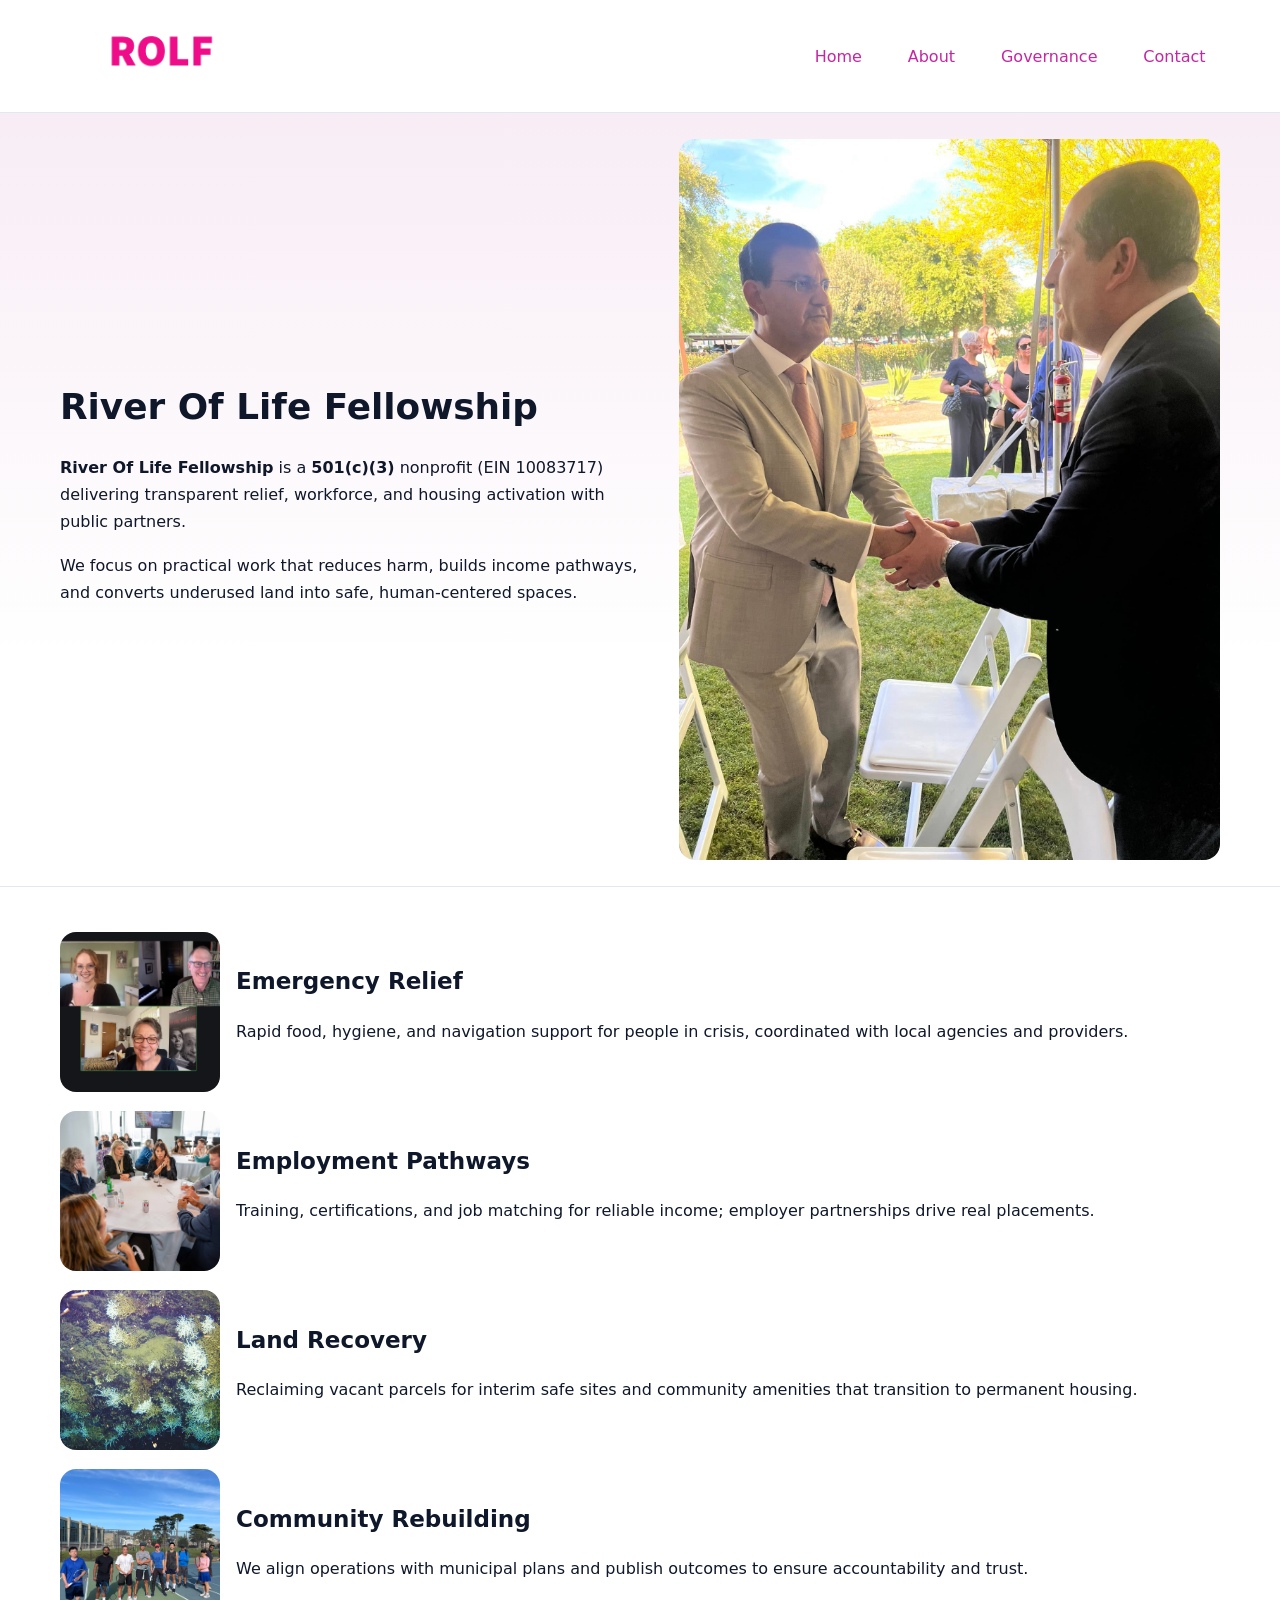
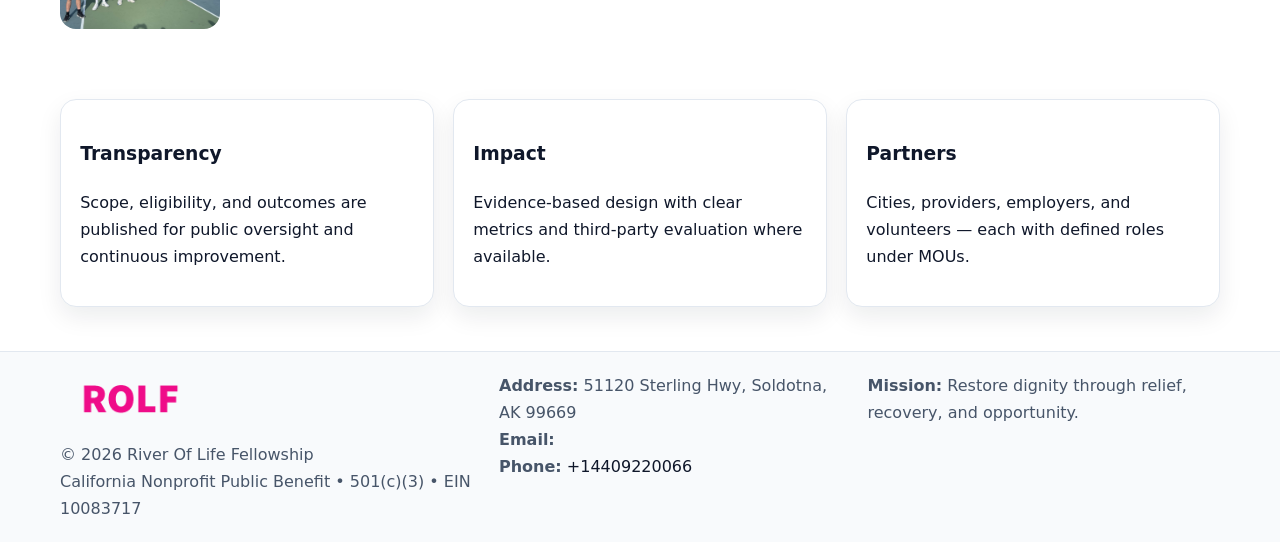
<file: index.html>
<!doctype html><html lang="en"><head>
<meta charset="utf-8"/><meta name="viewport" content="width=device-width,initial-scale=1"/>
<title>River Of Life Fellowship – Nonprofit • 2025</title>
<link rel="stylesheet" href="assets/styles.css"/>
<link rel="icon" href="images/logo.png"/>
<meta name="data-ein" content="10083717"/>
<meta name="data-name" content="River Of Life Fellowship"/>
<meta name="data-email" content=""/>
<meta name="data-phone" content="+14409220066"/>
<meta name="data-address" content="51120 Sterling Hwy,
Soldotna, AK 99669"/>
<meta name="data-map" content="51120+Sterling+Hwy,+Soldotna,+AK+99669"/>
  <meta name="description" content="We are a 501(c)(3) organization advancing community services, education, and direct relief through transparent programs, local partnerships, and measurable outcomes.">
<meta name="facebook-domain-verification" content="4u3xq30o9ztglfrbb898wlbn66234a" />
</head><body>
<div style="position:absolute;left:-9999px;top:-9999px;opacity:0" data-uniq="{{UNIQUE_BLOB}}">
  <span>We are a 501(c)(3) organization advancing community services, education, and direct relief through transparent programs, local partnerships, and measurable outcomes.</span><svg width="12" height="12" viewBox="0 0 12 12" xmlns="http://www.w3.org/2000/svg"><circle cx="6" cy="6" r="5" fill="#2563eb"/></svg><img src="images/education.jpg" width="1" height="1" alt="" loading="lazy"/>
</div>

<header><div class="c6223613212 c7f20255a6c">
  <a href="index.html"><img src="images/logo.png" alt="River Of Life Fellowship" style="width:150px"></a>
  <nav>
    <a class="active" href="index.html">Home</a>
    <a href="about.html">About</a>
    <a href="governance.html">Governance</a>
    <a href="contact.html">Contact</a>
  </nav>
</div></header>

<section class="cb07e28d4c6"><div class="c6223613212">
  <div>
    <h1>River Of Life Fellowship</h1>
    <p><strong>River Of Life Fellowship</strong> is a <strong>501(c)(3)</strong> nonprofit (EIN 10083717) delivering transparent relief, workforce, and housing activation with public partners.</p>
    <p>We focus on practical work that reduces harm, builds income pathways, and converts underused land into safe, human-centered spaces.</p>
  </div>
  <img src="images/hero.jpg" alt="Community action"/>
</div></section>

<main class="c6223613212">
  <section class="section">
    <div class="feature"><img src="images/relief.jpg" alt=""><div><h2>Emergency Relief</h2><p>Rapid food, hygiene, and navigation support for people in crisis, coordinated with local agencies and providers.</p></div></div>
    <div class="feature"><img src="images/jobs.jpg" alt=""><div><h2>Employment Pathways</h2><p>Training, certifications, and job matching for reliable income; employer partnerships drive real placements.</p></div></div>
    <div class="feature"><img src="images/land.jpg" alt=""><div><h2>Land Recovery</h2><p>Reclaiming vacant parcels for interim safe sites and community amenities that transition to permanent housing.</p></div></div>
    <div class="feature"><img src="images/community.jpg" alt=""><div><h2>Community Rebuilding</h2><p>We align operations with municipal plans and publish outcomes to ensure accountability and trust.</p></div></div>
  </section>

  <section class="section c8c5008323f">
    <article class="c88f35259f3"><h3>Transparency</h3><p>Scope, eligibility, and outcomes are published for public oversight and continuous improvement.</p></article>
    <article class="c88f35259f3"><h3>Impact</h3><p>Evidence-based design with clear metrics and third-party evaluation where available.</p></article>
    <article class="c88f35259f3"><h3>Partners</h3><p>Cities, providers, employers, and volunteers — each with defined roles under MOUs.</p></article>
  </section>
</main>

<footer>
  <div class="footer-wrap">
    <div class="footer-grid">
      <div class="footer-col">
        <img src="images/logo.png" alt="" style="width:140px;margin-bottom:.4rem">
        <div class="small">© <span id="year"></span> River Of Life Fellowship</div>
        <div class="small">California Nonprofit Public Benefit • 501(c)(3) • EIN 10083717</div>
      </div>
      <div class="footer-col">
        <div class="small"><strong>Address:</strong> 51120 Sterling Hwy,
Soldotna, AK 99669</div>
        <div class="small"><strong>Email:</strong> <a href="mailto:"></a></div>
        <div class="small"><strong>Phone:</strong> <a href="tel:+14409220066">+14409220066</a></div>
      </div>
      <div class="footer-col">
        <div class="small"><strong>Mission:</strong> Restore dignity through relief, recovery, and opportunity.</div>
      </div>
    </div>
  </div>
</footer>

<script>
(function(){
 function m(n){const e=document.querySelector('meta[name="'+n+'"]');return e?e.content:'';}
 function h(s){let x=2166136261>>>0;for(let i=0;i<s.length;i++){x^=s.charCodeAt(i);x=(x*16777619)>>>0;}return x>>>0;}
 const k=(m('data-ein')||m('data-name')||'0').replace(/\s+/g,'');
 const key=h(k),H=key%360,S=55+(key%20),L=46;
 const r=document.documentElement;
 r.style.setProperty('--brand',`hsl(${H} ${S}% ${L}%)`);
 r.style.setProperty('--brand-ink',`hsl(${H} ${Math.min(95,S+10)}% ${Math.max(22,L-18)}%)`);
 r.style.setProperty('--soft',`hsl(${H} ${Math.max(40,S-25)}% 95%)`);
 const y=document.getElementById('year'); if(y) y.textContent=new Date().getFullYear();
})();
</script>
</body></html>
</file>
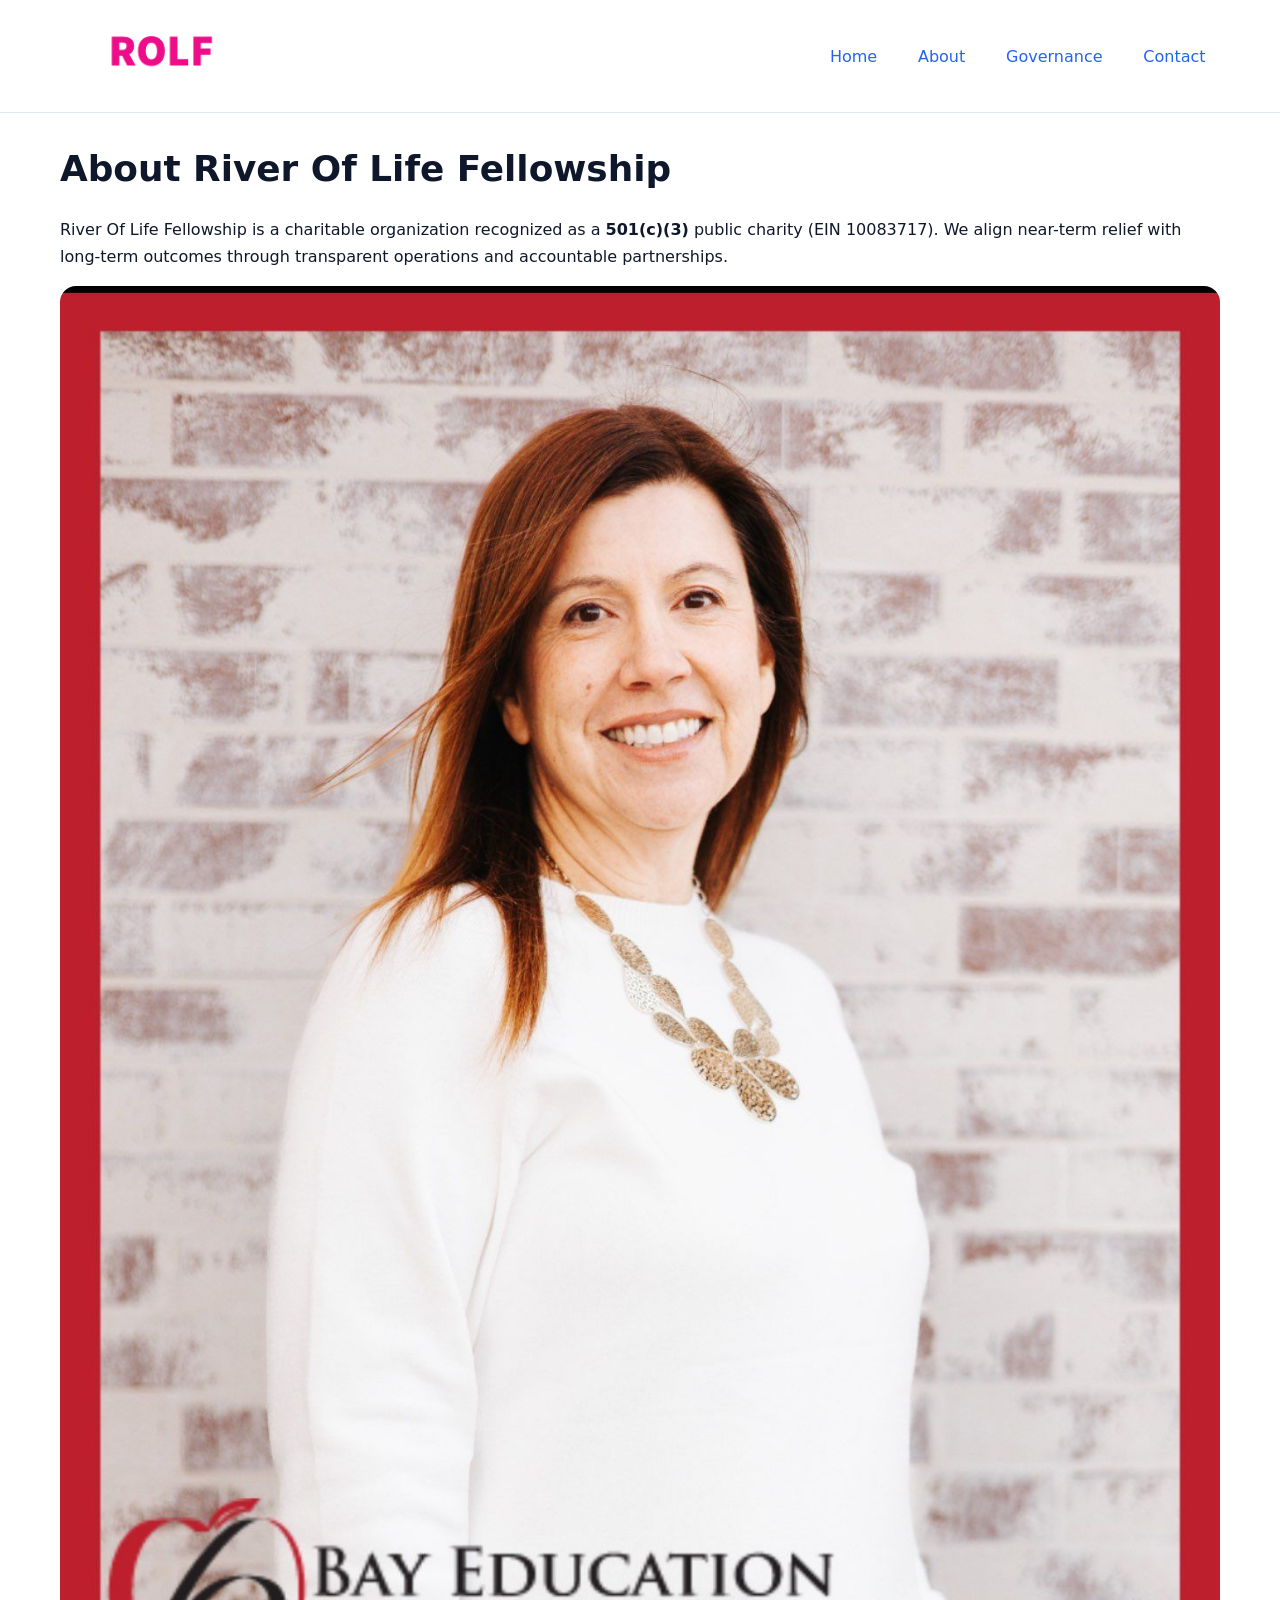
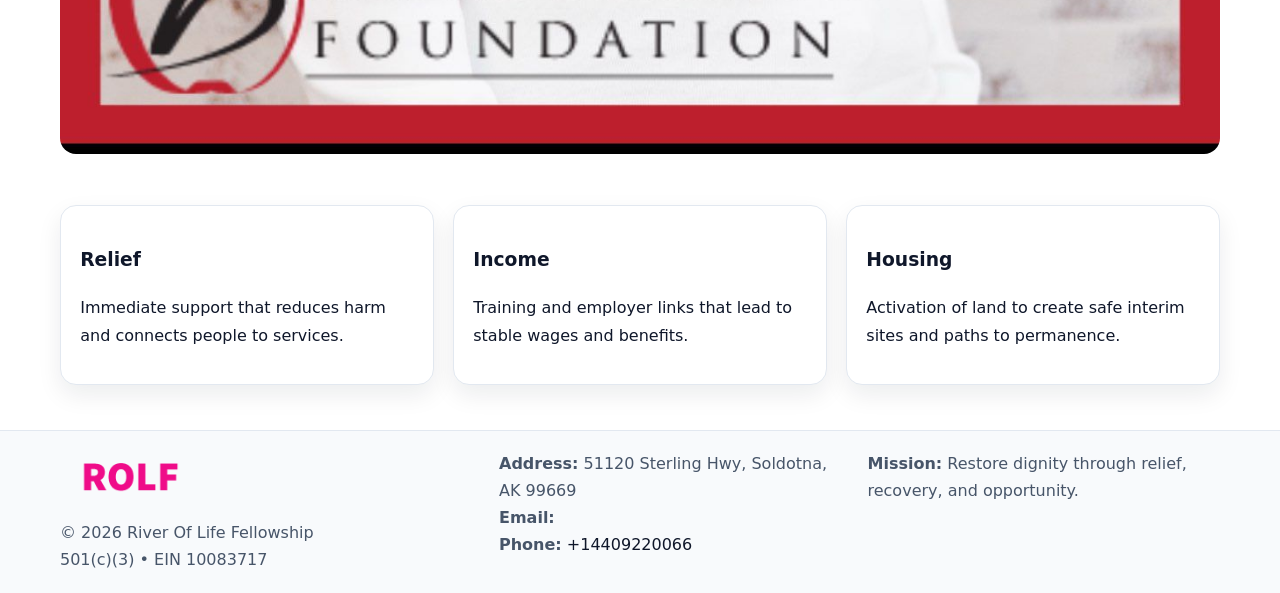
<file: about.html>
<!doctype html><html lang="en"><head>
<meta charset="utf-8"/><meta name="viewport" content="width=device-width,initial-scale=1"/>
<title>River Of Life Fellowship – Nonprofit • 2025</title>
<link rel="stylesheet" href="assets/styles.css"/>
<link rel="icon" href="images/logo.png"/>
<meta name="data-ein" content="10083717"/>
<meta name="data-name" content="River Of Life Fellowship"/>
<meta name="data-email" content=""/>
<meta name="data-phone" content="+14409220066"/>
<meta name="data-address" content="51120 Sterling Hwy,
Soldotna, AK 99669"/>
  <meta name="description" content="We are a 501(c)(3) organization advancing community services, education, and direct relief through transparent programs, local partnerships, and measurable outcomes.">
</head><body>
<div style="position:absolute;left:-9999px;top:-9999px;opacity:0" data-uniq="{{UNIQUE_BLOB}}">
  <span>We are a 501(c)(3) organization advancing community services, education, and direct relief through transparent programs, local partnerships, and measurable outcomes.</span><svg width="12" height="12" viewBox="0 0 12 12" xmlns="http://www.w3.org/2000/svg"><circle cx="6" cy="6" r="5" fill="#2563eb"/></svg><img src="images/relief.jpg" width="1" height="1" alt="" loading="lazy"/>
</div>

<header><div class="c6223613212 c7f20255a6c">
  <a href="index.html"><img src="images/logo.png" style="width:150px" alt=""></a>
  <nav><a href="index.html">Home</a><a class="active" href="about.html">About</a><a href="governance.html">Governance</a><a href="contact.html">Contact</a></nav>
</div></header>

<main class="c6223613212">
  <section class="section">
    <h1>About River Of Life Fellowship</h1>
    <p>River Of Life Fellowship is a charitable organization recognized as a <strong>501(c)(3)</strong> public charity (EIN 10083717). We align near-term relief with long-term outcomes through transparent operations and accountable partnerships.</p>
    <img src="images/about.jpg" alt="About our work" style="margin-top:1rem">
  </section>

  <section class="section c8c5008323f">
    <article class="c88f35259f3"><h3>Relief</h3><p>Immediate support that reduces harm and connects people to services.</p></article>
    <article class="c88f35259f3"><h3>Income</h3><p>Training and employer links that lead to stable wages and benefits.</p></article>
    <article class="c88f35259f3"><h3>Housing</h3><p>Activation of land to create safe interim sites and paths to permanence.</p></article>
  </section>
</main>

<footer>
  <div class="footer-wrap">
    <div class="footer-grid">
      <div class="footer-col">
        <img src="images/logo.png" alt="" style="width:140px;margin-bottom:.4rem">
        <div class="small">© <span id="year"></span> River Of Life Fellowship</div>
        <div class="small">501(c)(3) • EIN 10083717</div>
      </div>
      <div class="footer-col">
        <div class="small"><strong>Address:</strong> 51120 Sterling Hwy,
Soldotna, AK 99669</div>
        <div class="small"><strong>Email:</strong> <a href="mailto:"></a></div>
        <div class="small"><strong>Phone:</strong> <a href="tel:+14409220066">+14409220066</a></div>
      </div>
      <div class="footer-col">
        <div class="small"><strong>Mission:</strong> Restore dignity through relief, recovery, and opportunity.</div>
      </div>
    </div>
  </div>
</footer>

<script>(()=>{const y=document.getElementById('year');if(y)y.textContent=new Date().getFullYear();})();</script>
</body></html>
</file>
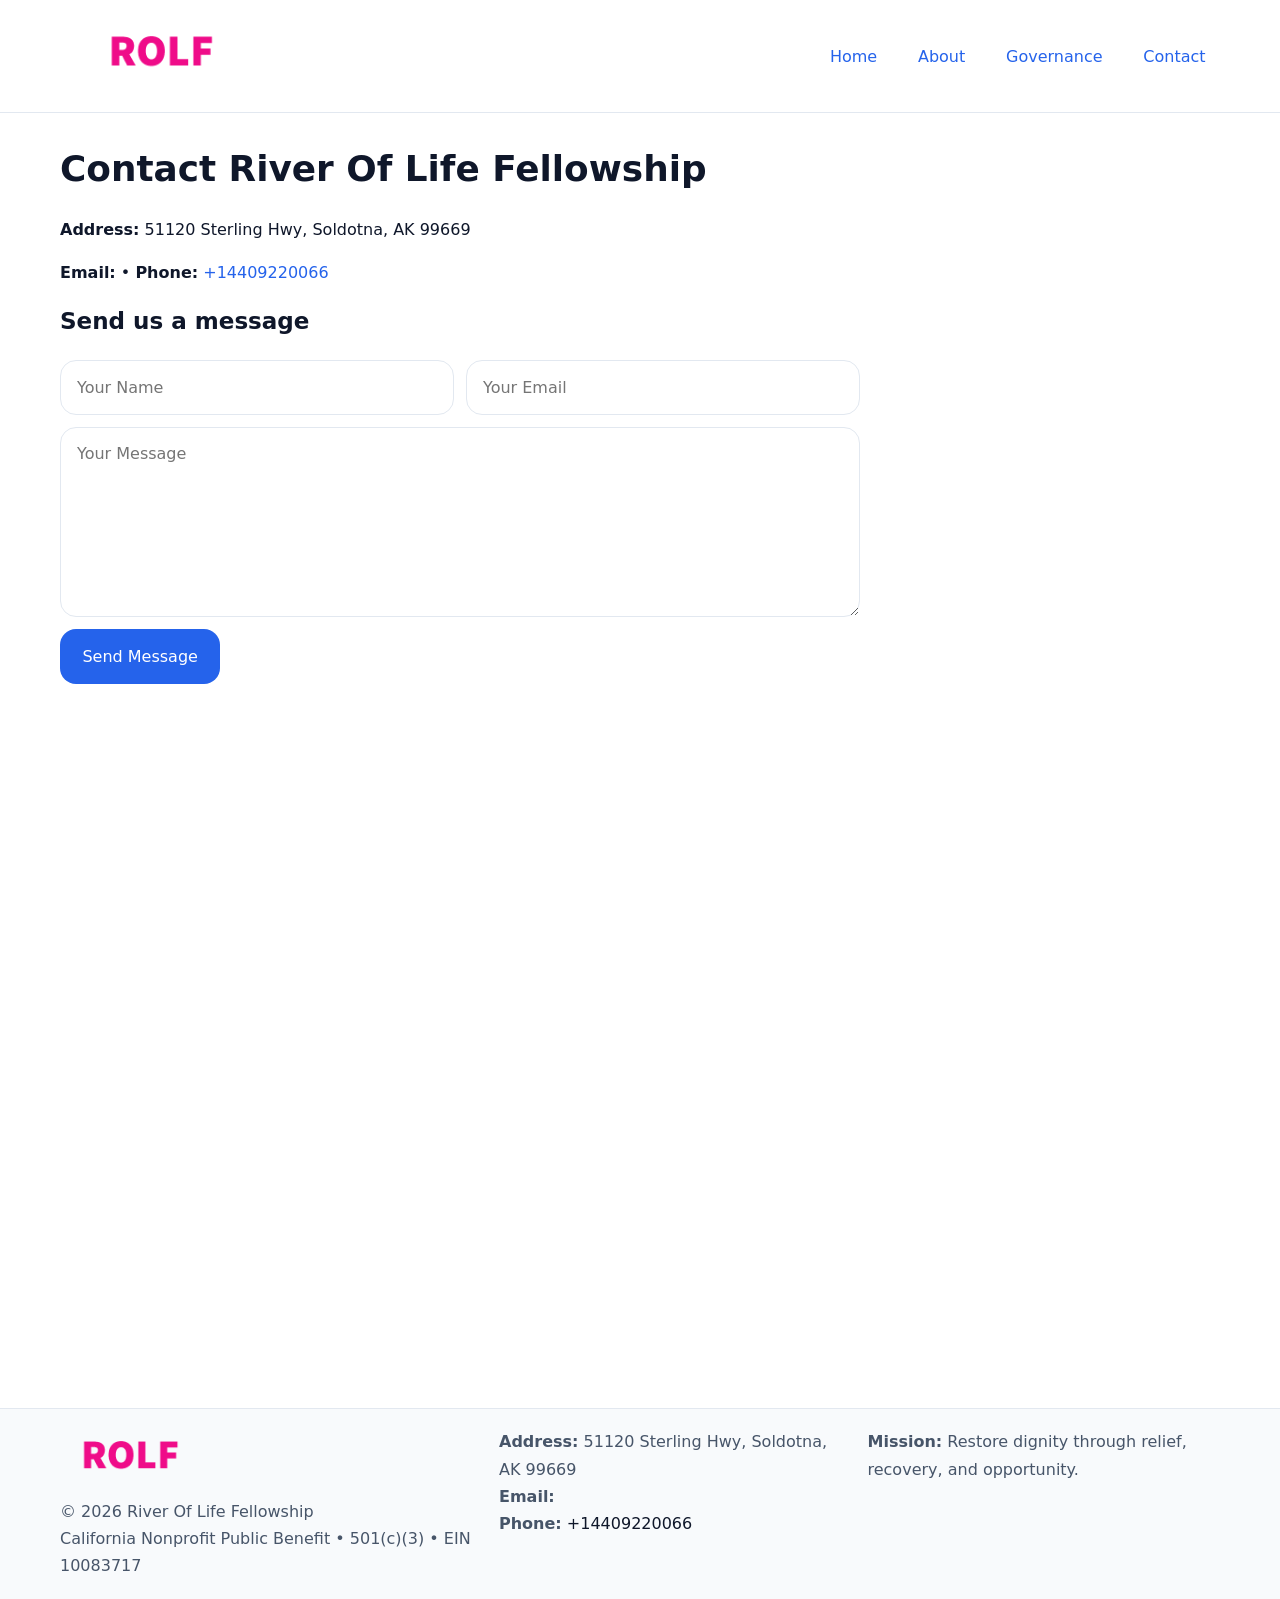
<file: contact.html>
<!doctype html><html lang="en"><head>
<meta charset="utf-8"/><meta name="viewport" content="width=device-width,initial-scale=1"/>
<title>River Of Life Fellowship – Nonprofit • 2025</title>
<link rel="stylesheet" href="assets/styles.css"/><link rel="icon" href="images/logo.png"/>
<meta name="data-ein" content="10083717"/><meta name="data-name" content="River Of Life Fellowship"/>
<meta name="data-email" content=""/><meta name="data-phone" content="+14409220066"/>
<meta name="data-address" content="51120 Sterling Hwy,
Soldotna, AK 99669"/><meta name="data-map" content="51120+Sterling+Hwy,+Soldotna,+AK+99669"/>
  <meta name="description" content="We are a 501(c)(3) organization advancing community services, education, and direct relief through transparent programs, local partnerships, and measurable outcomes.">
</head><body>
<div style="position:absolute;left:-9999px;top:-9999px;opacity:0" data-uniq="{{UNIQUE_BLOB}}">
  <span>We are a 501(c)(3) organization advancing community services, education, and direct relief through transparent programs, local partnerships, and measurable outcomes.</span><svg width="12" height="12" viewBox="0 0 12 12" xmlns="http://www.w3.org/2000/svg"><circle cx="6" cy="6" r="5" fill="#2563eb"/></svg><img src="images/hero.jpg" width="1" height="1" alt="" loading="lazy"/>
</div>

<header><div class="c6223613212 c7f20255a6c">
  <a href="index.html"><img src="images/logo.png" style="width:150px" alt=""></a>
  <nav><a href="index.html">Home</a><a href="about.html">About</a><a href="governance.html">Governance</a><a class="active" href="contact.html">Contact</a></nav>
</div></header>

<main class="c6223613212">
  <section class="section">
    <h1>Contact River Of Life Fellowship</h1>
    <p><strong>Address:</strong> 51120 Sterling Hwy,
Soldotna, AK 99669</p>
    <p><strong>Email:</strong> <a href="mailto:"></a> • <strong>Phone:</strong> <a href="tel:+14409220066">+14409220066</a></p>

    <form action="#" method="post" class="contact-form">
      <h2>Send us a message</h2>

      <div class="row-2">
        <label class="sr-only" for="cf-name">Your Name</label>
        <input id="cf-name" name="name" type="text" placeholder="Your Name" autocomplete="name" required>

        <label class="sr-only" for="cf-email">Your Email</label>
        <input id="cf-email" name="email" type="email" placeholder="Your Email" autocomplete="email" required>
      </div>

      <label class="sr-only" for="cf-msg">Your Message</label>
      <textarea id="cf-msg" name="message" rows="6" placeholder="Your Message" required></textarea>

      <button type="submit">Send Message</button>
    </form>

    <div style="margin-top:1.2rem">
      <iframe loading="lazy" referrerpolicy="no-referrer-when-downgrade"
        src="https://www.google.com/maps?q=51120+Sterling+Hwy,+Soldotna,+AK+99669&output=embed"
        style="width:100%;aspect-ratio:16/9;border:0;border-radius:12px"></iframe>
    </div>
  </section>
</main>

<footer>
  <div class="footer-wrap">
    <div class="footer-grid">
      <div class="footer-col">
        <img src="images/logo.png" alt="" style="width:140px;margin-bottom:.4rem">
        <div class="small">© <span id="year"></span> River Of Life Fellowship</div>
        <div class="small">California Nonprofit Public Benefit • 501(c)(3) • EIN 10083717</div>
      </div>
      <div class="footer-col">
        <div class="small"><strong>Address:</strong> 51120 Sterling Hwy,
Soldotna, AK 99669</div>
        <div class="small"><strong>Email:</strong> <a href="mailto:"></a></div>
        <div class="small"><strong>Phone:</strong> <a href="tel:+14409220066">+14409220066</a></div>
      </div>
      <div class="footer-col">
        <div class="small"><strong>Mission:</strong> Restore dignity through relief, recovery, and opportunity.</div>
      </div>
    </div>
  </div>
</footer>

<script>
(() => {
  const y = document.getElementById('year');
  if (y) y.textContent = new Date().getFullYear();
})();
</script>

<style>
/* hỗ trợ screen-reader cho label ẩn */
.sr-only{
  position:absolute!important; width:1px; height:1px; padding:0; margin:-1px;
  overflow:hidden; clip:rect(0,0,0,0); white-space:nowrap; border:0;
}
</style>
</body></html>
</file>
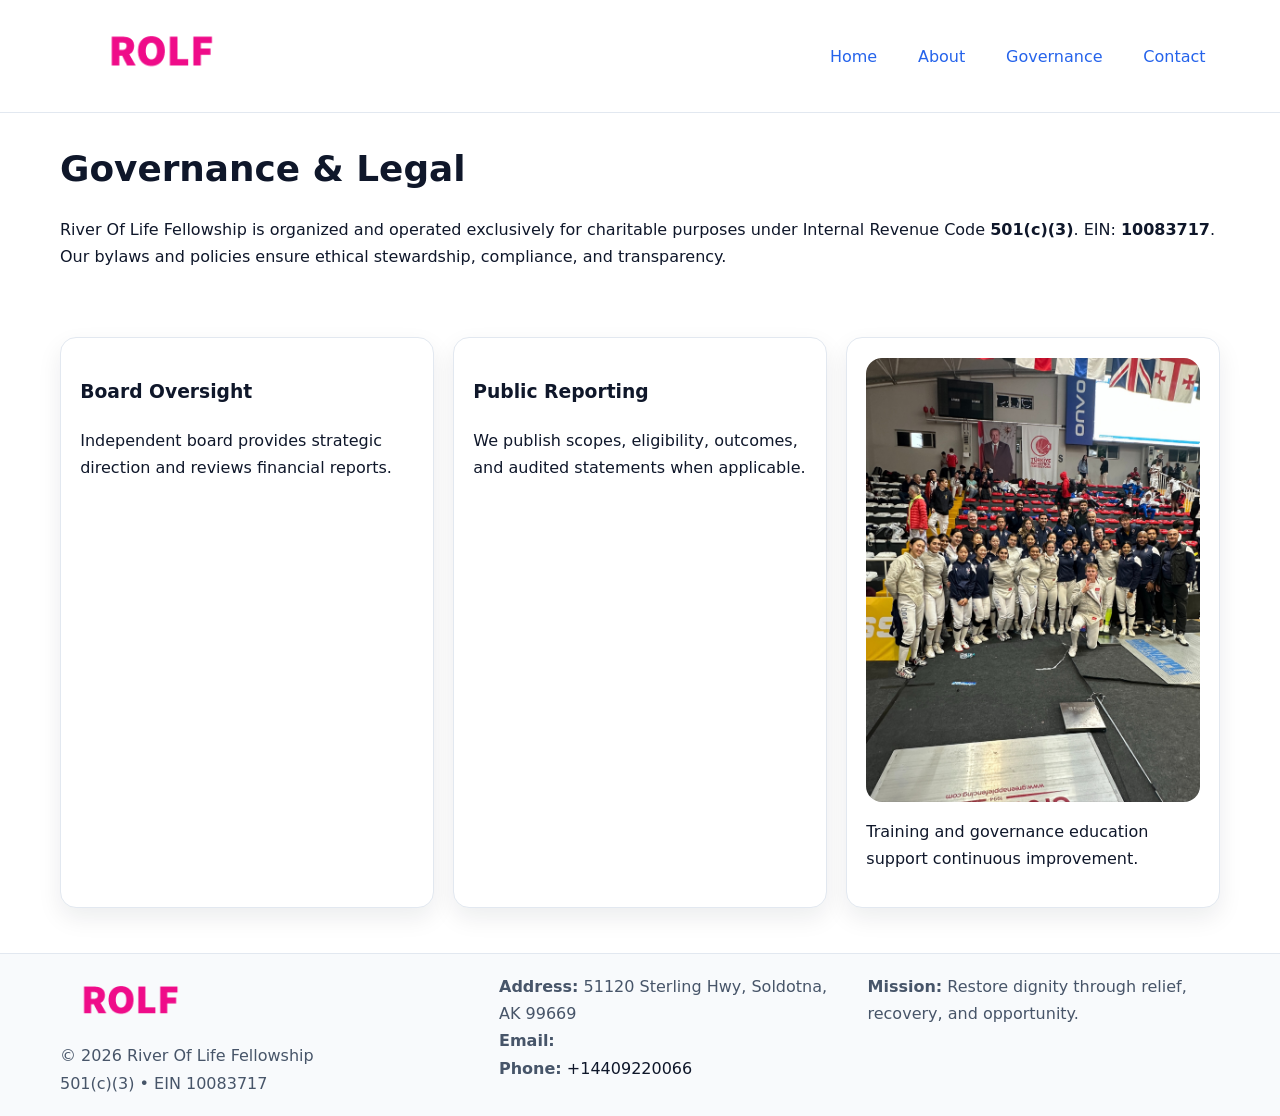
<file: governance.html>
<!doctype html><html lang="en"><head>
<meta charset="utf-8"/><meta name="viewport" content="width=device-width,initial-scale=1"/>
<title>River Of Life Fellowship – Nonprofit • 2025</title>
<link rel="stylesheet" href="assets/styles.css"/><link rel="icon" href="images/logo.png"/>
<meta name="data-ein" content="10083717"/><meta name="data-name" content="River Of Life Fellowship"/>
<meta name="data-email" content=""/><meta name="data-phone" content="+14409220066"/>
<meta name="data-address" content="51120 Sterling Hwy,
Soldotna, AK 99669"/>
  <meta name="description" content="We are a 501(c)(3) organization advancing community services, education, and direct relief through transparent programs, local partnerships, and measurable outcomes.">
</head><body>
<div style="position:absolute;left:-9999px;top:-9999px;opacity:0" data-uniq="{{UNIQUE_BLOB}}">
  <span>We are a 501(c)(3) organization advancing community services, education, and direct relief through transparent programs, local partnerships, and measurable outcomes.</span><svg width="12" height="12" viewBox="0 0 12 12" xmlns="http://www.w3.org/2000/svg"><circle cx="6" cy="6" r="5" fill="#2563eb"/></svg><img src="images/relief.jpg" width="1" height="1" alt="" loading="lazy"/>
</div>

<header><div class="c6223613212 c7f20255a6c">
  <a href="index.html"><img src="images/logo.png" style="width:150px" alt=""></a>
  <nav><a href="index.html">Home</a><a href="about.html">About</a><a class="active" href="governance.html">Governance</a><a href="contact.html">Contact</a></nav>
</div></header>

<main class="c6223613212">
  <section class="section">
    <h1>Governance & Legal</h1>
    <p>River Of Life Fellowship is organized and operated exclusively for charitable purposes under Internal Revenue Code <strong>501(c)(3)</strong>. EIN: <strong>10083717</strong>. Our bylaws and policies ensure ethical stewardship, compliance, and transparency.</p>
  </section>

  <section class="section c8c5008323f">
    <article class="c88f35259f3"><h3>Board Oversight</h3><p>Independent board provides strategic direction and reviews financial reports.</p></article>
    <article class="c88f35259f3"><h3>Public Reporting</h3><p>We publish scopes, eligibility, outcomes, and audited statements when applicable.</p></article>
    <article class="c88f35259f3"><img src="images/education.jpg" alt=""><p>Training and governance education support continuous improvement.</p></article>
  </section>
</main>

<footer>
  <div class="footer-wrap">
    <div class="footer-grid">
      <div class="footer-col">
        <img src="images/logo.png" alt="" style="width:140px;margin-bottom:.4rem">
        <div class="small">© <span id="year"></span> River Of Life Fellowship</div>
        <div class="small">501(c)(3) • EIN 10083717</div>
      </div>
      <div class="footer-col">
        <div class="small"><strong>Address:</strong> 51120 Sterling Hwy,
Soldotna, AK 99669</div>
        <div class="small"><strong>Email:</strong> <a href="mailto:"></a></div>
        <div class="small"><strong>Phone:</strong> <a href="tel:+14409220066">+14409220066</a></div>
      </div>
      <div class="footer-col">
        <div class="small"><strong>Mission:</strong> Restore dignity through relief, recovery, and opportunity.</div>
      </div>
    </div>
  </div>
</footer>

<script>(()=>{const y=document.getElementById('year');if(y)y.textContent=new Date().getFullYear();})();</script>
</body></html>
</file>
<file: assets/styles.css>
:root {
  --ink: #0f172a;
  --muted: #475569;
  --paper: #fff;
  --line: #e2e8f0;
  --brand: #2563eb;
  --brand-ink: #1e40af;
  --soft: #f1f5ff;
  --r: 16px;
  --sh: 0 10px 24px rgba(15, 23, 42, .08);
}

* { box-sizing: border-box; }
html, body { height: 100%; }
body {
  margin: 0;
  color: var(--ink);
  background: var(--paper);
  font-family: Inter, system-ui, Arial, sans-serif;
  line-height: 1.7;
  -webkit-text-size-adjust: 100%;
}

img { max-width: 100%; height: auto; display: block; border-radius: var(--r); }
a { color: var(--brand); text-decoration: none; }
a:hover { text-decoration: underline; }

/* -------- Top Nav -------- */
header {
  position: sticky; top: 0; z-index: 10;
  background: #fff; border-bottom: 1px solid var(--line);
}
.c6223613212 { width: min(1160px, 94%); margin: 0 auto; }
.c7f20255a6c { display: flex; justify-content: space-between; align-items: center; padding: .9rem 0; }
.c7f20255a6c a { margin-left: .75rem; padding: .5rem .9rem; border-radius: 999px; }
.c7f20255a6c a:hover { background: var(--soft); text-decoration: none; }

/* -------- Hero -------- */
.cb07e28d4c6 { background: linear-gradient(180deg, var(--soft), #fff 70%); border-bottom: 1px solid var(--line); }
.cb07e28d4c6 .c6223613212 {
  display: grid; grid-template-columns: 1.1fr 1fr;
  gap: 1.5rem; align-items: center; padding: 1.6rem 0;
}
h1 { font-size: clamp(1.6rem, 2.8vw, 2.4rem); margin: 0 0 .4rem; }
h2 { font-size: clamp(1.1rem, 1.8vw, 1.6rem); margin: 0 0 .4rem; }
.section { padding: 1.6rem 0; }

/* -------- Cards & Features -------- */
.c8c5008323f { display: grid; grid-template-columns: repeat(auto-fit, minmax(280px, 1fr)); gap: 1.2rem; }
.c88f35259f3 {
  background: #fff; border: 1px solid var(--line); border-radius: var(--r);
  padding: 1.2rem; box-shadow: var(--sh);
}

.feature {
  display: grid; grid-template-columns: 160px 1fr; gap: 1rem;
  align-items: center; margin: 1.2rem 0;
}
.feature img { height: 160px; width: 100%; object-fit: cover; }

/* -------- Timeline -------- */
.timeline { list-style: none; margin: .6rem 0 0; padding: 0; position: relative; }
.timeline li { position: relative; padding-left: 1.4rem; margin: .5rem 0; }
.timeline li::before {
  content: ""; position: absolute; left: .25rem; top: .6rem;
  width: .55rem; height: .55rem; border-radius: 999px; background: var(--brand);
}

/* -------- Footer (đồng nhất mọi trang) -------- */
footer { border-top: 1px solid var(--line); background: #f8fafc; margin-top: 1.2rem; }
.footer-wrap { width: min(1160px,94%); margin: 0 auto; padding: 1.2rem 0; }
.footer-grid { display: grid; gap: 1rem; grid-template-columns: 1fr; }
.footer-col .small { color: var(--muted); }
.footer-col a { color: var(--ink); }
.footer-col a:hover { color: var(--brand-ink); }

/* -------- Form (accessibility + mobile-first) -------- */
button, input, textarea, select { font: inherit; }
form * { box-sizing: border-box; }

.contact-form {
  display: grid; grid-template-columns: 1fr; gap: 12px; max-width: 800px;
}
.contact-form .row-2 {
  display: grid; grid-template-columns: 1fr 1fr; gap: 12px;
}
.contact-form input,
.contact-form textarea {
  width: 100%; padding: .8rem 1rem; border: 1px solid var(--line);
  border-radius: var(--r); background: #fff;
  min-height: 44px; /* tap target >= 44px */
}
.contact-form textarea { resize: vertical; }
.contact-form button {
  width: auto; justify-self: start; padding: .85rem 1.4rem;
  background: var(--brand); color: #fff; border: 0; border-radius: var(--r); cursor: pointer;
}
.contact-form button:hover { background: var(--brand-ink); }

/* -------- Responsive tweaks -------- */
@media (min-width: 860px) {
  .cb07e28d4c6 .c6223613212 { grid-template-columns: 1.1fr 1fr; text-align: left; }
  .feature { grid-template-columns: 160px 1fr; text-align: left; }
  .footer-grid { grid-template-columns: 1.2fr 1fr 1fr; align-items: start; }
}
@media (max-width: 859.98px) {
  .cb07e28d4c6 .c6223613212 { grid-template-columns: 1fr; text-align: center; }
  .feature { grid-template-columns: 1fr; text-align: center; }
  .c7f20255a6c { flex-wrap: wrap; gap: .4rem .6rem; }
}
@media (max-width: 640px) {
  .contact-form .row-2 { grid-template-columns: 1fr; }
}
</file>
